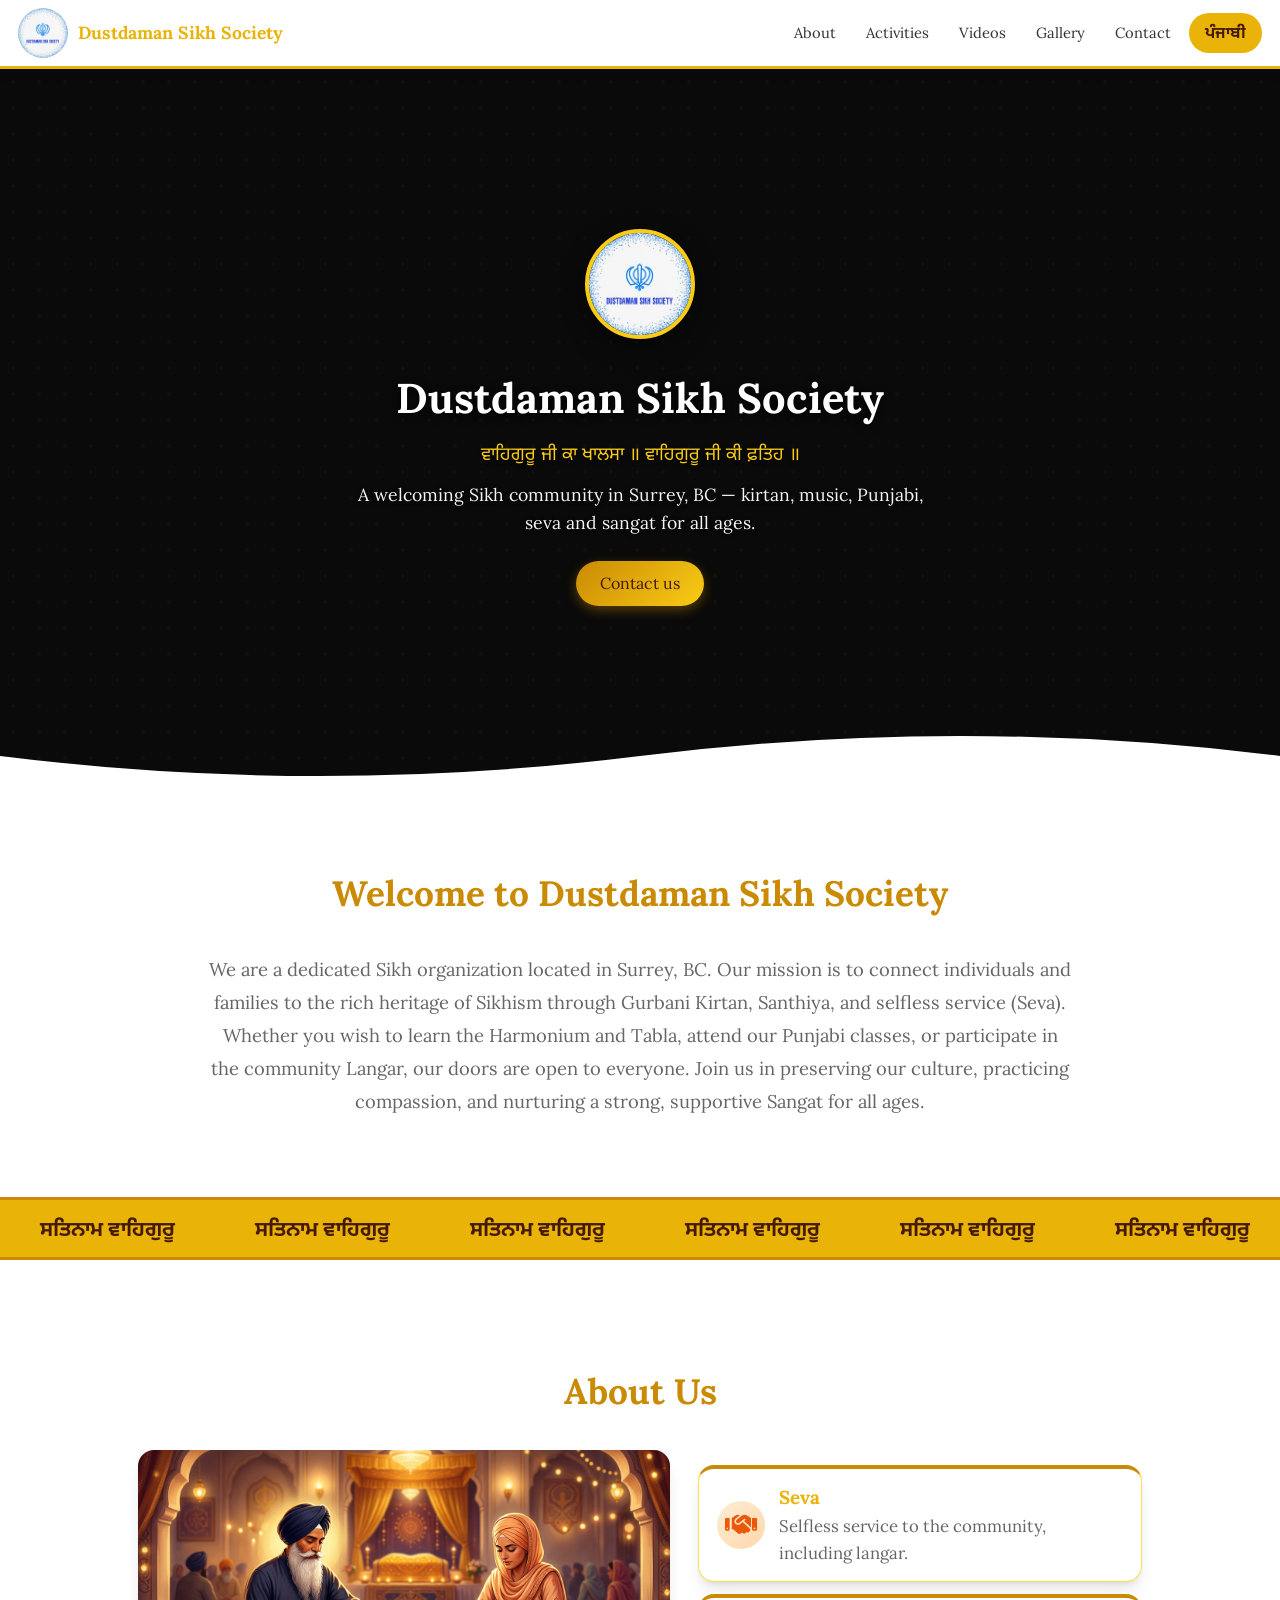
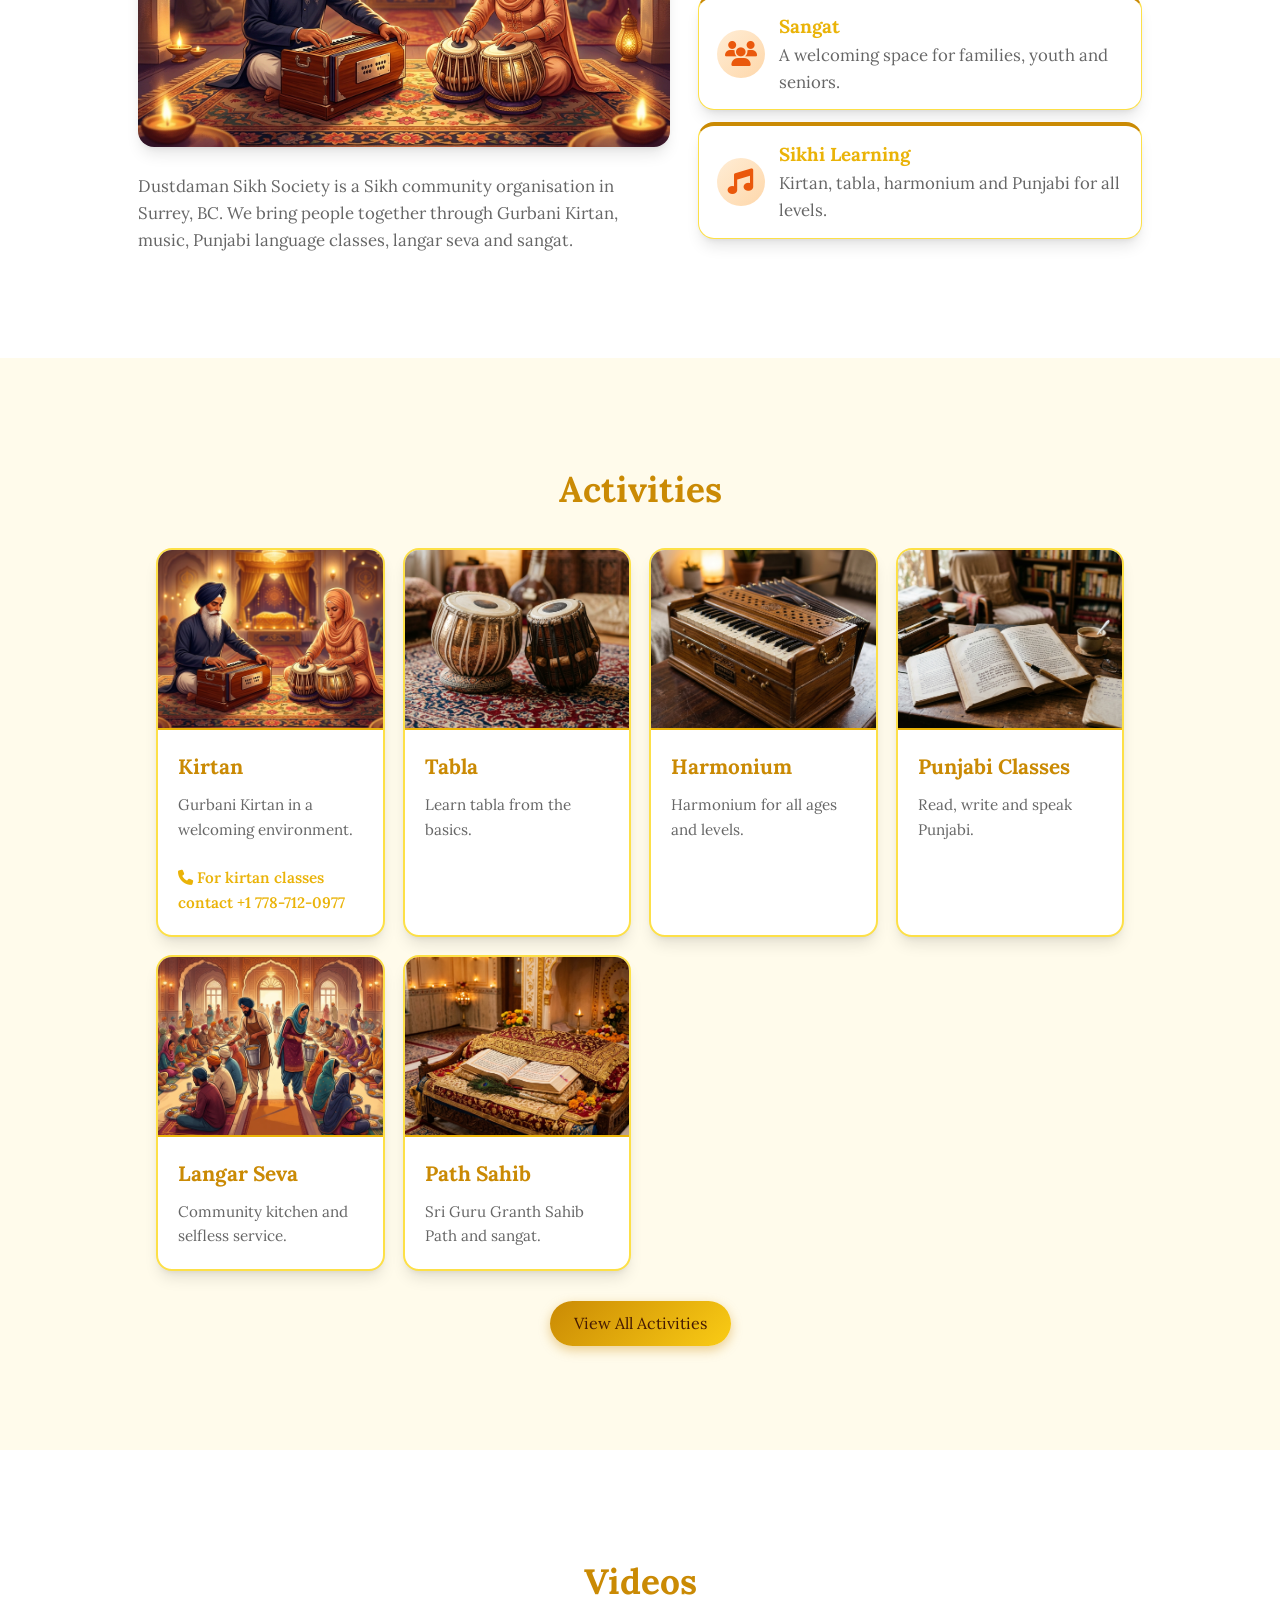
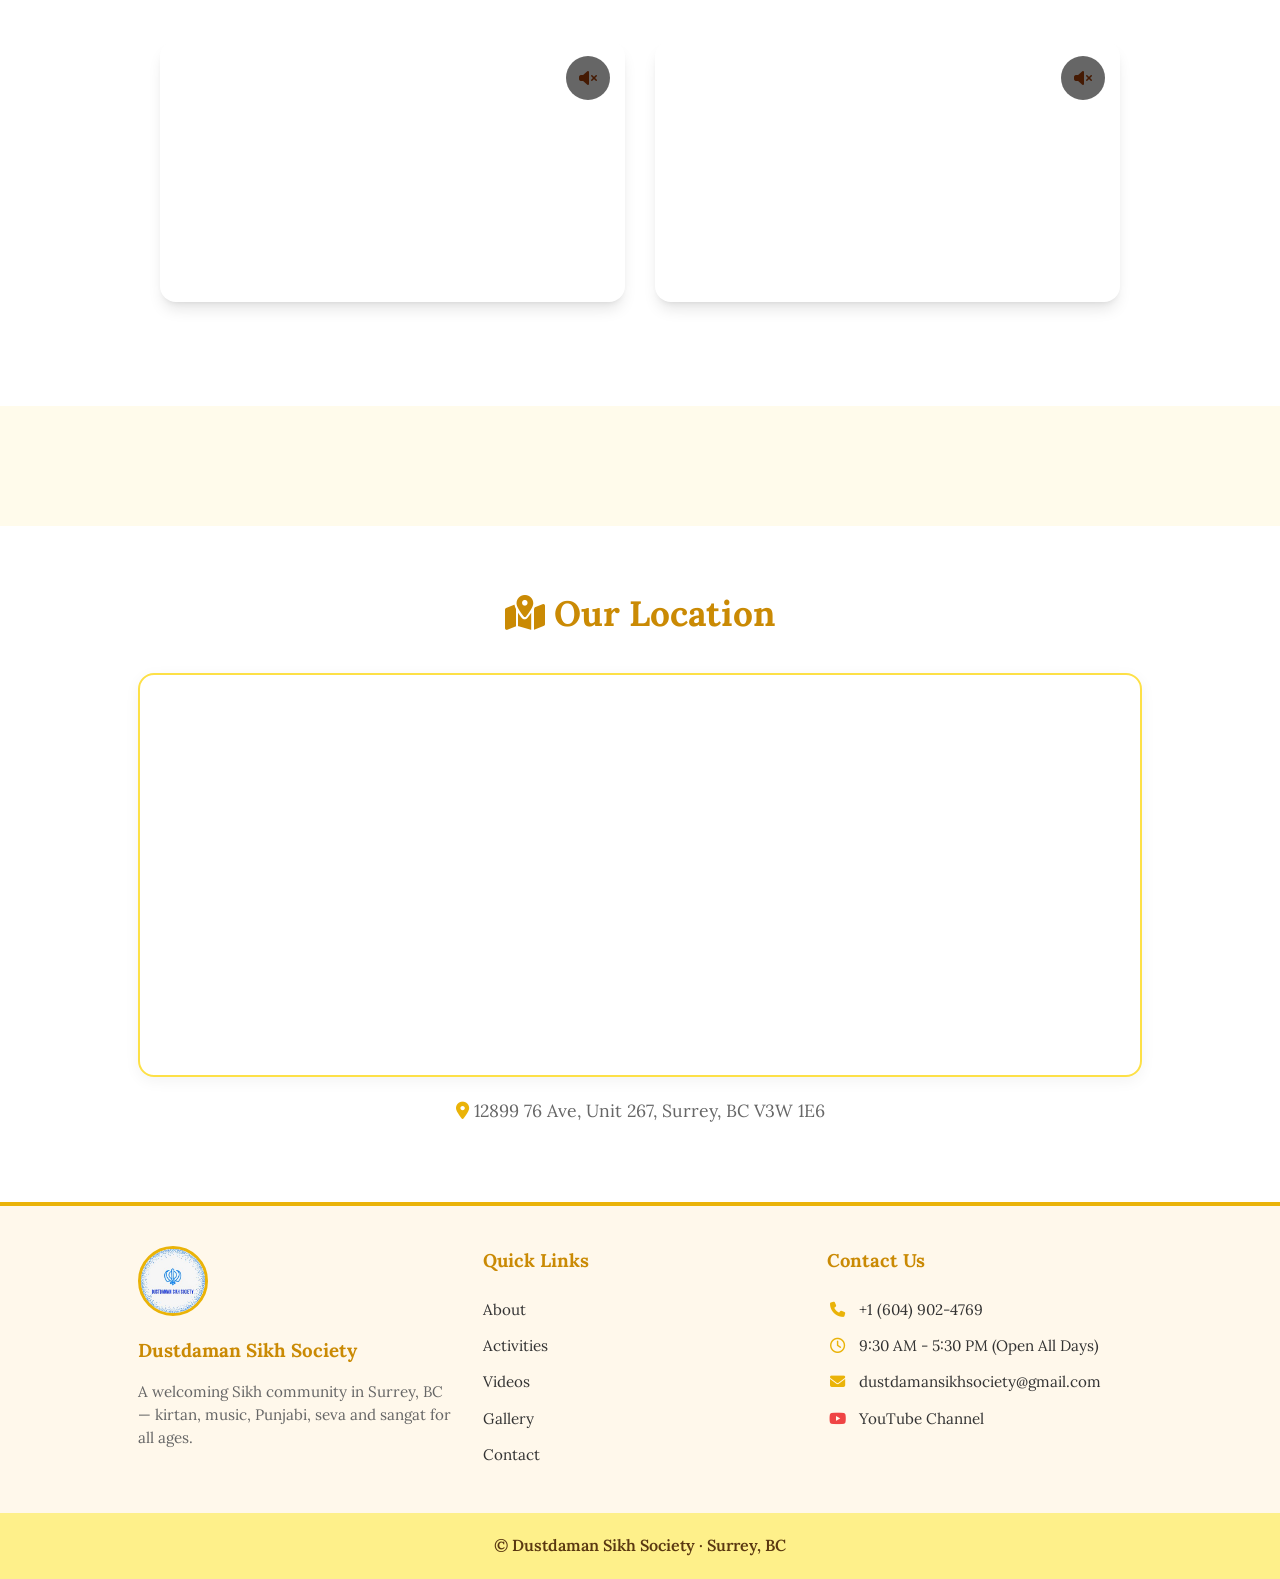
<file: index.html>
<!DOCTYPE html>
<html lang="en"><head><meta charset="utf-8">
<meta name="viewport" content="width=device-width, initial-scale=1, viewport-fit=cover">
<link rel="preconnect" href="https://fonts.googleapis.com"><link href="https://fonts.googleapis.com/css2?family=Noto+Sans+Gurmukhi:wght@400;600;700&family=Lora:ital,wght@0,400;0,500;0,600;0,700;1,400&display=swap" rel="stylesheet"><meta name="description" content="Dustdaman Sikh Society, Surrey BC: kirtan, tabla, harmonium, Punjabi classes and langar seva.">
<meta property="og:title" content="Dustdaman Sikh Society"><meta property="og:description" content="Kirtan, tabla, harmonium, Punjabi classes and langar seva in Surrey, BC.">
<script type="application/ld+json">{"@context":"https://schema.org","@type":"Organization","name":"Dustdaman Sikh Society","telephone":"+16049024769","email":"dustdamansikhsociety@gmail.com","address":{"@type":"PostalAddress","streetAddress":"12899 76 Ave, Unit 267","addressLocality":"Surrey","addressRegion":"BC","postalCode":"V3W 1E6","addressCountry":"CA"}}</script>
<title>Dustdaman Sikh Society</title>
<link rel="stylesheet" href="assets/css/style.css"><link rel="stylesheet" href="https://cdnjs.cloudflare.com/ajax/libs/font-awesome/6.4.0/css/all.min.css">
</head><body>
<header>
<img src="assets/img/logo.jpg" alt="logo">
<b data-i="name"></b>
  <button class="menu-btn" onclick="document.querySelector('nav').classList.toggle('active')"><i class="fa-solid fa-bars"></i></button>
<nav><a href="index.html" data-i="n0"></a><a href="activities.html" data-i="n1"></a><a href="videos.html" data-i="n2"></a><a href="gallery.html" data-i="n3"></a><a href="contact.html" data-i="n4"></a>
<button class="alt" id="lang">ਪੰਜਾਬੀ</button></nav>
</header>

<div class="hero" style="position:relative; overflow:hidden; min-height:520px; display:flex; flex-direction:column; align-items:center; justify-content:center;">
  <!-- Video Carousel Background -->
  <!-- Native Video Background -->
  <video autoplay loop muted playsinline style="position:absolute; inset:0; width:100%; height:100%; object-fit:cover; z-index:0; pointer-events:none;">
    <source src="assets/KKDD.mp4" type="video/mp4">
  </video>
  <!-- Dark overlay for cinematic look -->
  <div style="position:absolute; inset:0; background:rgba(0,0,0,0.6); z-index: 1;"></div>
  <!-- Content on top -->
  <div class="hero-content" style="position:relative; z-index:1; text-align:center; padding: 80px 16px 60px; width:100%;">
    <img src="assets/img/logo.jpg" alt="" style="width:110px; height:110px; border-radius:50%; border:4px solid #facc15; box-shadow:0 8px 24px rgba(0,0,0,0.5); margin-bottom:18px;">
    <h1 data-i="name" style="font-size:2.6rem; margin:0 0 8px; color:#ffffff; text-shadow:0 2px 8px rgba(0,0,0,0.8);"></h1>
    <div class="wj" style="margin-bottom:12px; color:#facc15; font-size:1.15rem; text-shadow:0 2px 4px rgba(0,0,0,0.8);">ਵਾਹਿਗੁਰੂ ਜੀ ਕਾ ਖਾਲਸਾ ॥ ਵਾਹਿਗੁਰੂ ਜੀ ਕੀ ਫ਼ਤਿਹ ॥</div>
    <p data-i="tag" style="max-width:600px; margin:0 auto 24px; color:#f3f4f6; font-size:1.1rem; text-shadow:0 1px 4px rgba(0,0,0,0.8);"></p>
    <a class="btn" href="contact.html" data-i="cta"></a>
    </div>
  <svg style="position:absolute; bottom:0; left:0; right:0; z-index:1;" viewBox="0 0 1440 60" preserveAspectRatio="none"><path d="M0 30 Q360 70 720 30 T1440 30 V60 H0Z" fill="var(--bg)"/></svg>
</div>



<div class="section-white" style="padding: 80px 0 60px;">
  <section class="rv" style="text-align:center; max-width: 900px; margin: 0 auto; padding: 0 18px;">
      <h2 data-i="welcomeT"></h2>
      <p style="font-size: 1.15rem; color: var(--mu); line-height: 1.8;" data-i="welcomeP"></p>
  </section>
</div>


<div class="marquee-wrapper">
  <div class="marquee-content">
    <span>ਸਤਿਨਾਮ ਵਾਹਿਗੁਰੂ</span><span>ਸਤਿਨਾਮ ਵਾਹਿਗੁਰੂ</span><span>ਸਤਿਨਾਮ ਵਾਹਿਗੁਰੂ</span><span>ਸਤਿਨਾਮ ਵਾਹਿਗੁਰੂ</span><span>ਸਤਿਨਾਮ ਵਾਹਿਗੁਰੂ</span>
    <span>ਸਤਿਨਾਮ ਵਾਹਿਗੁਰੂ</span><span>ਸਤਿਨਾਮ ਵਾਹਿਗੁਰੂ</span><span>ਸਤਿਨਾਮ ਵਾਹਿਗੁਰੂ</span><span>ਸਤਿਨਾਮ ਵਾਹਿਗੁਰੂ</span><span>ਸਤਿਨਾਮ ਵਾਹਿਗੁਰੂ</span>
    <!-- Duplicated for seamless loop -->
    <span>ਸਤਿਨਾਮ ਵਾਹਿਗੁਰੂ</span><span>ਸਤਿਨਾਮ ਵਾਹਿਗੁਰੂ</span><span>ਸਤਿਨਾਮ ਵਾਹਿਗੁਰੂ</span><span>ਸਤਿਨਾਮ ਵਾਹਿਗੁਰੂ</span><span>ਸਤਿਨਾਮ ਵਾਹਿਗੁਰੂ</span>
    <span>ਸਤਿਨਾਮ ਵਾਹਿਗੁਰੂ</span><span>ਸਤਿਨਾਮ ਵਾਹਿਗੁਰੂ</span><span>ਸਤਿਨਾਮ ਵਾਹਿਗੁਰੂ</span><span>ਸਤਿਨਾਮ ਵਾਹਿਗੁਰੂ</span><span>ਸਤਿਨਾਮ ਵਾਹਿਗੁਰੂ</span>
  </div>
</div>

<div class="section-white" style="padding: 60px 0;">
<section id="about" class="rv"><h2 data-i="aboutT"></h2><div class="about"><div><img src="assets/img/kirtan.jpg" style="width:100%; border-radius:16px; margin-bottom:18px; box-shadow:var(--sh);"><p data-i="aboutP"></p></div><div class="vals">
<div class="card"><div class="ic"><i class="fa-solid fa-handshake"></i></div><div><h3 data-i="s1"></h3><p data-i="s1d"></p></div></div>
<div class="card"><div class="ic"><i class="fa-solid fa-users"></i></div><div><h3 data-i="s2"></h3><p data-i="s2d"></p></div></div>
<div class="card"><div class="ic"><i class="fa-solid fa-music"></i></div><div><h3 data-i="s3"></h3><p data-i="s3d"></p></div></div></div></div></section>

</div>

<div class="section-yellow" style="padding: 60px 0;">
<section id="act-preview" class="rv" >
    <div style="max-width: 1040px; margin: auto; padding: 0 18px;">
        <h2 data-i="n1" style="text-align:center; color: var(--ac); font-size:2.2rem; margin-bottom: 30px;"></h2>
        <div class="grid" id="acts"></div>
        <div style="text-align:center; margin-top:30px;">
            <a class="btn" href="activities.html">View All Activities</a>
        </div>
    </div>
</section>

</div>

<div class="section-white" style="padding: 60px 0;">
<section id="videos" class="rv" style="text-align:center;">
    <h2 data-i="n2"></h2>
    
    <div style="display:grid; grid-template-columns: repeat(auto-fit, minmax(300px, 1fr)); gap:30px; max-width:960px; margin:auto;">
        
        <!-- Video 1 -->
        <div class="vid-container" style="position:relative; aspect-ratio:16/9; border-radius:16px; overflow:hidden; box-shadow:var(--sh);">
            <div id="player1" style="pointer-events:none; position:absolute; top:0; left:0; width:100%; height:100%;"></div>
            <div style="position:absolute; inset:0; cursor:pointer;" onclick="handleOverlayClick(1, 'xDVx1Yb7sCQ')"></div>
            <button id="mute1" onclick="toggleMute(1)" style="position:absolute; top:15px; right:15px; z-index:1; background:rgba(0,0,0,0.6); color:white; border:none; border-radius:50%; width:44px; height:44px; padding:0; display:flex; align-items:center; justify-content:center; cursor:pointer; transition:0.2s;"><i class="fa-solid fa-volume-xmark"></i></button>
        </div>

        <!-- Video 2 -->
        <div class="vid-container" style="position:relative; aspect-ratio:16/9; border-radius:16px; overflow:hidden; box-shadow:var(--sh);">
            <div id="player2" style="pointer-events:none; position:absolute; top:0; left:0; width:100%; height:100%;"></div>
            <div style="position:absolute; inset:0; cursor:pointer;" onclick="handleOverlayClick(2, 'GYaoqV-mCA4')"></div>
            <button id="mute2" onclick="toggleMute(2)" style="position:absolute; top:15px; right:15px; z-index:1; background:rgba(0,0,0,0.6); color:white; border:none; border-radius:50%; width:44px; height:44px; padding:0; display:flex; align-items:center; justify-content:center; cursor:pointer; transition:0.2s;"><i class="fa-solid fa-volume-xmark"></i></button>
        </div>
        
    </div>
</section>




<!-- ELFSIGHT REVIEWS -->
</div>

<div class="section-yellow" style="padding: 60px 0;">
<section id="reviews" class="rv" style=" padding: 0 18px;">
    
    <!-- Elfsight Google Reviews -->
    <script src="https://elfsightcdn.com/platform.js" async></script>
    <div class="elfsight-app-ed19ba72-a9b2-4929-8f5c-10d361804603" data-elfsight-app-lazy></div>
</section>

<!-- GOOGLE MAPS LOCATION -->
</div>

<div class="section-white" style="padding: 60px 0;">
<section id="location" class="rv" style=" padding: 0 18px;">
    <h2><i class="fa-solid fa-map-location-dot"></i> Our Location</h2>
    <div style="width:100%; border-radius:16px; overflow:hidden; box-shadow:0 4px 15px rgba(0,0,0,0.05); border: 2px solid var(--bd);">
        <iframe src="https://www.google.com/maps?q=Dustdaman+Sikh+Society,+12899+76+Ave,+Unit+267,+Surrey,+BC+V3W+1E6&output=embed" width="100%" height="400" style="border:0; display:block;" allowfullscreen="" loading="lazy" referrerpolicy="no-referrer-when-downgrade"></iframe>
    </div>
    <div style="text-align:center; margin-top:20px;">
        <p style="color:var(--mu); font-size:1.1rem;"><i class="fa-solid fa-location-dot" style="color:var(--pr);"></i> 12899 76 Ave, Unit 267, Surrey, BC V3W 1E6</p>
    </div>
</section>
</div>

<footer>
<div class="f-grid">
  <div class="f-brand">
    <img src="assets/img/logo.jpg" alt="logo">
    <h3 data-i="name"></h3>
    <p data-i="tag" class="f-tag"></p>
  </div>
  <div class="f-links">
    <h3>Quick Links</h3>
    <a href="index.html" data-i="n0"></a>
    <a href="activities.html" data-i="n1"></a>
    <a href="videos.html" data-i="n2"></a>
    <a href="gallery.html" data-i="n3"></a>
    <a href="contact.html" data-i="n4"></a>
  </div>
  <div class="f-contact">
    <h3>Contact Us</h3>
    <a href="tel:+16049024769"><i class="fa-solid fa-phone"></i> +1 (604) 902-4769</a>
    <span style="display:block; padding: 6px 0; font-size: 0.95rem; color: var(--tx);"><i class="fa-regular fa-clock" style="color:var(--pr); width:20px; text-align:center; margin-right:8px;"></i> 9:30 AM - 5:30 PM (Open All Days)</span>
    <a href="mailto:dustdamansikhsociety@gmail.com"><i class="fa-solid fa-envelope"></i> dustdamansikhsociety@gmail.com</a>
    <a href="https://youtube.com/@dustdamansikhsociety2023?si=8NLfI50wWl8-PMSh" target="_blank" rel="noopener"><i class="fa-brands fa-youtube" style="color:#ef4444;"></i> YouTube Channel</a>
  </div>
</div>
<div class="f-bottom">&copy; Dustdaman Sikh Society &middot; Surrey, BC</div>
</footer>

<script src="assets/js/script.js"></script>
<script>
  // --- YOUTUBE API INIT ---
  var tag = document.createElement('script');
  tag.src = "https://www.youtube.com/iframe_api";
  var firstScriptTag = document.getElementsByTagName('script')[0];
  firstScriptTag.parentNode.insertBefore(tag, firstScriptTag);
  
  var p1, p2;
function onYouTubeIframeAPIReady() {
    // Init Video Grid Players
    var player1El = document.getElementById('player1');
    if (player1El) {
        p1 = new YT.Player('player1', {
            videoId: 'xDVx1Yb7sCQ',
            playerVars: { 'autoplay': 1, 'controls': 0, 'mute': 1, 'loop': 1, 'playlist': 'xDVx1Yb7sCQ', 'rel': 0, 'modestbranding': 1 },
            events: { 'onReady': function(e){e.target.playVideo()} }
        });
    }

    var player2El = document.getElementById('player2');
    if (player2El) {
        p2 = new YT.Player('player2', {
            videoId: 'GYaoqV-mCA4',
            playerVars: { 'autoplay': 1, 'controls': 0, 'mute': 1, 'loop': 1, 'playlist': 'GYaoqV-mCA4', 'rel': 0, 'modestbranding': 1 },
            events: { 'onReady': function(e){e.target.playVideo()} }
        });
    }
}

// --- GRID VIDEO CONTROLS ---
function toggleMute(n) {
    var p = n === 1 ? p1 : p2;
    var btn = document.getElementById('mute'+n);
    if (p.isMuted()) {
        p.unMute();
        btn.innerHTML = '<i class="fa-solid fa-volume-high"></i>';
        btn.style.background = 'var(--ac)';
    } else {
        p.mute();
        btn.innerHTML = '<i class="fa-solid fa-volume-xmark"></i>';
        btn.style.background = 'rgba(0,0,0,0.6)';
    }
}

var clickTimers = {1:null, 2:null};
function handleOverlayClick(n, ytId) {
    if (clickTimers[n]) {
        clearTimeout(clickTimers[n]);
        clickTimers[n] = null;
        window.open('https://youtube.com/watch?v=' + ytId, '_blank');
        return;
    }
    clickTimers[n] = setTimeout(function() {
        var p = n === 1 ? p1 : p2;
        if (p.getPlayerState() === YT.PlayerState.PLAYING) p.pauseVideo();
        else p.playVideo();
        clickTimers[n] = null;
    }, 250);
}
</script>

</body></html>
</file>
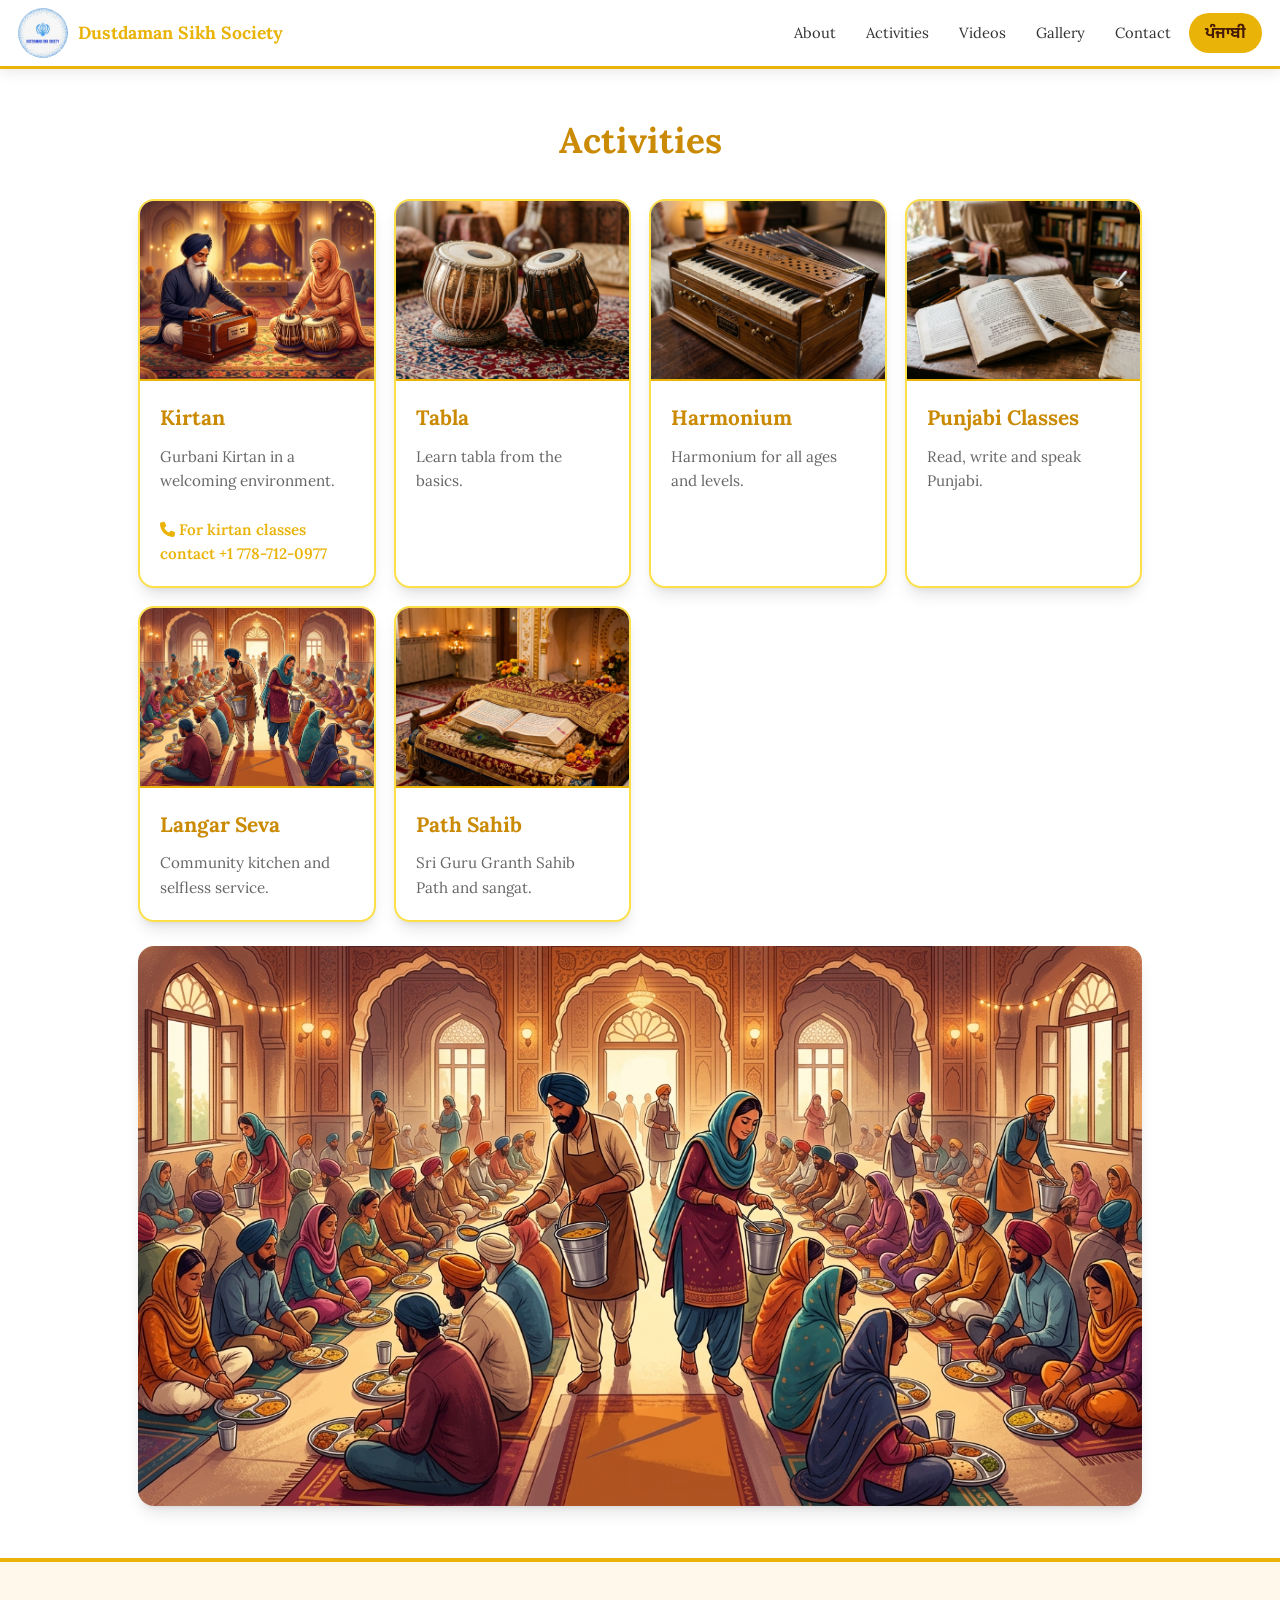
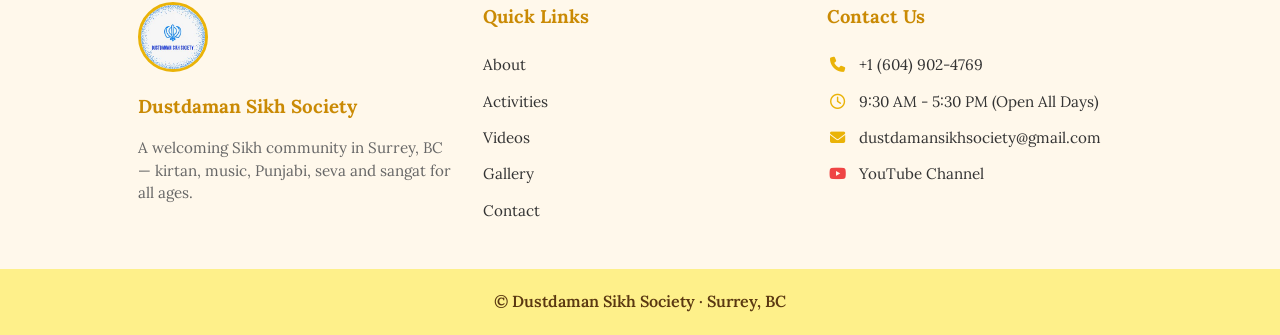
<file: activities.html>
<!DOCTYPE html>
<html lang="en"><head><meta charset="utf-8">
<meta name="viewport" content="width=device-width, initial-scale=1, viewport-fit=cover">
<link rel="preconnect" href="https://fonts.googleapis.com"><link href="https://fonts.googleapis.com/css2?family=Noto+Sans+Gurmukhi:wght@400;600;700&family=Lora:ital,wght@0,400;0,500;0,600;0,700;1,400&display=swap" rel="stylesheet"><meta name="description" content="Dustdaman Sikh Society, Surrey BC: kirtan, tabla, harmonium, Punjabi classes and langar seva.">
<meta property="og:title" content="Dustdaman Sikh Society"><meta property="og:description" content="Kirtan, tabla, harmonium, Punjabi classes and langar seva in Surrey, BC.">
<script type="application/ld+json">{"@context":"https://schema.org","@type":"Organization","name":"Dustdaman Sikh Society","telephone":"+16049024769","email":"dustdamansikhsociety@gmail.com","address":{"@type":"PostalAddress","streetAddress":"12899 76 Ave, Unit 267","addressLocality":"Surrey","addressRegion":"BC","postalCode":"V3W 1E6","addressCountry":"CA"}}</script>
<title>Dustdaman Sikh Society</title>
<link rel="stylesheet" href="assets/css/style.css"><link rel="stylesheet" href="https://cdnjs.cloudflare.com/ajax/libs/font-awesome/6.4.0/css/all.min.css">
</head><body>
<header>
<img src="assets/img/logo.jpg" alt="logo">
<b data-i="name"></b>
  <button class="menu-btn" onclick="document.querySelector('nav').classList.toggle('active')"><i class="fa-solid fa-bars"></i></button>
<nav><a href="index.html" data-i="n0"></a><a href="activities.html" data-i="n1"></a><a href="videos.html" data-i="n2"></a><a href="gallery.html" data-i="n3"></a><a href="contact.html" data-i="n4"></a>
<button class="alt" id="lang">ਪੰਜਾਬੀ</button></nav>
</header>












<section id="act" class="rv"><h2 data-i="n1"></h2><div class="grid" id="acts" style="margin-bottom:24px;"></div>
<img src="assets/img/langar.jpg" style="width:100%; border-radius:16px; box-shadow:var(--sh);"></section>
<footer>
<div class="f-grid">
  <div class="f-brand">
    <img src="assets/img/logo.jpg" alt="logo">
    <h3 data-i="name"></h3>
    <p data-i="tag" class="f-tag"></p>
  </div>
  <div class="f-links">
    <h3>Quick Links</h3>
    <a href="index.html" data-i="n0"></a>
    <a href="activities.html" data-i="n1"></a>
    <a href="videos.html" data-i="n2"></a>
    <a href="gallery.html" data-i="n3"></a>
    <a href="contact.html" data-i="n4"></a>
  </div>
  <div class="f-contact">
    <h3>Contact Us</h3>
    <a href="tel:+16049024769"><i class="fa-solid fa-phone"></i> +1 (604) 902-4769</a>
    <span style="display:block; padding: 6px 0; font-size: 0.95rem; color: var(--tx);"><i class="fa-regular fa-clock" style="color:var(--pr); width:20px; text-align:center; margin-right:8px;"></i> 9:30 AM - 5:30 PM (Open All Days)</span>
    <a href="mailto:dustdamansikhsociety@gmail.com"><i class="fa-solid fa-envelope"></i> dustdamansikhsociety@gmail.com</a>
    <a href="https://youtube.com/@dustdamansikhsociety2023?si=8NLfI50wWl8-PMSh" target="_blank" rel="noopener"><i class="fa-brands fa-youtube" style="color:#ef4444;"></i> YouTube Channel</a>
  </div>
</div>
<div class="f-bottom">&copy; Dustdaman Sikh Society &middot; Surrey, BC</div>
</footer>

<script src="assets/js/script.js"></script></body></html>
</file>
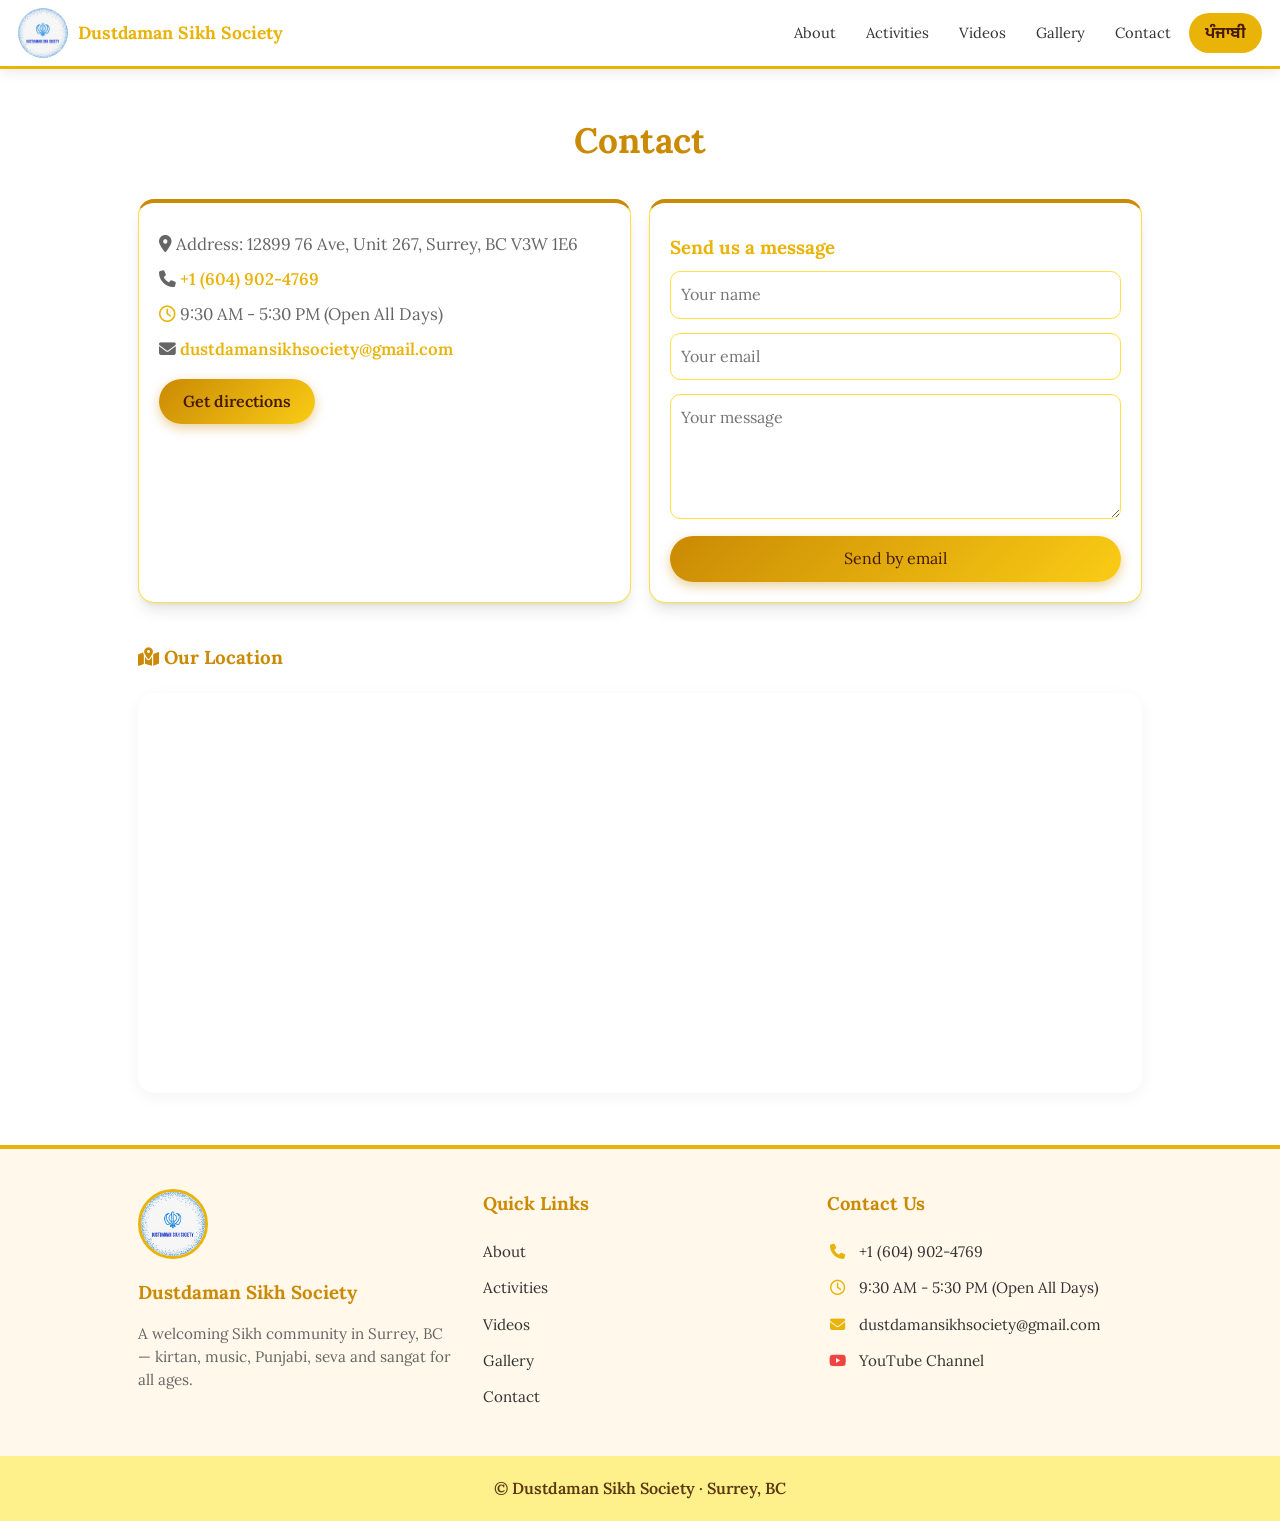
<file: contact.html>
<!DOCTYPE html>
<html lang="en"><head><meta charset="utf-8">
<meta name="viewport" content="width=device-width, initial-scale=1, viewport-fit=cover">
<link rel="preconnect" href="https://fonts.googleapis.com"><link href="https://fonts.googleapis.com/css2?family=Noto+Sans+Gurmukhi:wght@400;600;700&family=Lora:ital,wght@0,400;0,500;0,600;0,700;1,400&display=swap" rel="stylesheet"><meta name="description" content="Dustdaman Sikh Society, Surrey BC: kirtan, tabla, harmonium, Punjabi classes and langar seva.">
<meta property="og:title" content="Dustdaman Sikh Society"><meta property="og:description" content="Kirtan, tabla, harmonium, Punjabi classes and langar seva in Surrey, BC.">
<script type="application/ld+json">{"@context":"https://schema.org","@type":"Organization","name":"Dustdaman Sikh Society","telephone":"+16049024769","email":"dustdamansikhsociety@gmail.com","address":{"@type":"PostalAddress","streetAddress":"12899 76 Ave, Unit 267","addressLocality":"Surrey","addressRegion":"BC","postalCode":"V3W 1E6","addressCountry":"CA"}}</script>
<title>Dustdaman Sikh Society</title>
<link rel="stylesheet" href="assets/css/style.css"><link rel="stylesheet" href="https://cdnjs.cloudflare.com/ajax/libs/font-awesome/6.4.0/css/all.min.css">
</head><body>
<header>
<img src="assets/img/logo.jpg" alt="logo">
<b data-i="name"></b>
  <button class="menu-btn" onclick="document.querySelector('nav').classList.toggle('active')"><i class="fa-solid fa-bars"></i></button>
<nav><a href="index.html" data-i="n0"></a><a href="activities.html" data-i="n1"></a><a href="videos.html" data-i="n2"></a><a href="gallery.html" data-i="n3"></a><a href="contact.html" data-i="n4"></a>
<button class="alt" id="lang">ਪੰਜਾਬੀ</button></nav>
</header>












<section id="con" class="rv"><h2 data-i="n4"></h2><div class="cgrid"><div class="card ct">
<p><i class="fa-solid fa-location-dot"></i> <span data-i="addr"></span>: 12899 76 Ave, Unit 267, Surrey, BC V3W 1E6</p>
<p><i class="fa-solid fa-phone"></i> <a href="tel:+16049024769">+1 (604) 902-4769</a></p>
<p><i class="fa-regular fa-clock" style="color:var(--pr);"></i> 9:30 AM - 5:30 PM (Open All Days)</p>
<p><i class="fa-solid fa-envelope"></i> <a href="mailto:dustdamansikhsociety@gmail.com">dustdamansikhsociety@gmail.com</a></p>

<a class="btn" target="_blank" rel="noopener" href="https://www.google.com/maps/search/?api=1&query=12899+76+Ave,+Unit+267,+Surrey,+BC+V3W+1E6" data-i="dir"></a></div>
<div class="card"><h3 data-i="fT"></h3><form id="cf" action="https://formspree.io/f/mgaowdla" method="POST">
  <input type="text" id="cn" name="name" required data-ph="fN" placeholder="Your name">
  <input type="email" id="ce" name="email" required placeholder="Your email">
  <textarea id="cm" name="message" rows="4" required data-ph="fM" placeholder="Your message"></textarea>
  <button type="submit" id="cs" data-i="fS">Send by email</button>
</form></div></div>
<div style="margin-top: 40px;">
  <h3 style="color: var(--ac); margin-bottom: 20px;"><i class="fa-solid fa-map-location-dot"></i> Our Location</h3>
  <iframe src="https://www.google.com/maps?q=Dustdaman+Sikh+Society,+12899+76+Ave,+Unit+267,+Surrey,+BC+V3W+1E6&output=embed" width="100%" height="400" style="border:0; border-radius: 16px; box-shadow: 0 4px 15px rgba(0,0,0,0.05);" allowfullscreen="" loading="lazy" referrerpolicy="no-referrer-when-downgrade"></iframe>
</div>
</section>
<footer>
<div class="f-grid">
  <div class="f-brand">
    <img src="assets/img/logo.jpg" alt="logo">
    <h3 data-i="name"></h3>
    <p data-i="tag" class="f-tag"></p>
  </div>
  <div class="f-links">
    <h3>Quick Links</h3>
    <a href="index.html" data-i="n0"></a>
    <a href="activities.html" data-i="n1"></a>
    <a href="videos.html" data-i="n2"></a>
    <a href="gallery.html" data-i="n3"></a>
    <a href="contact.html" data-i="n4"></a>
  </div>
  <div class="f-contact">
    <h3>Contact Us</h3>
    <a href="tel:+16049024769"><i class="fa-solid fa-phone"></i> +1 (604) 902-4769</a>
    <span style="display:block; padding: 6px 0; font-size: 0.95rem; color: var(--tx);"><i class="fa-regular fa-clock" style="color:var(--pr); width:20px; text-align:center; margin-right:8px;"></i> 9:30 AM - 5:30 PM (Open All Days)</span>
    <a href="mailto:dustdamansikhsociety@gmail.com"><i class="fa-solid fa-envelope"></i> dustdamansikhsociety@gmail.com</a>
    <a href="https://youtube.com/@dustdamansikhsociety2023?si=8NLfI50wWl8-PMSh" target="_blank" rel="noopener"><i class="fa-brands fa-youtube" style="color:#ef4444;"></i> YouTube Channel</a>
  </div>
</div>
<div class="f-bottom">&copy; Dustdaman Sikh Society &middot; Surrey, BC</div>
</footer>

<script src="assets/js/script.js"></script></body></html>
</file>
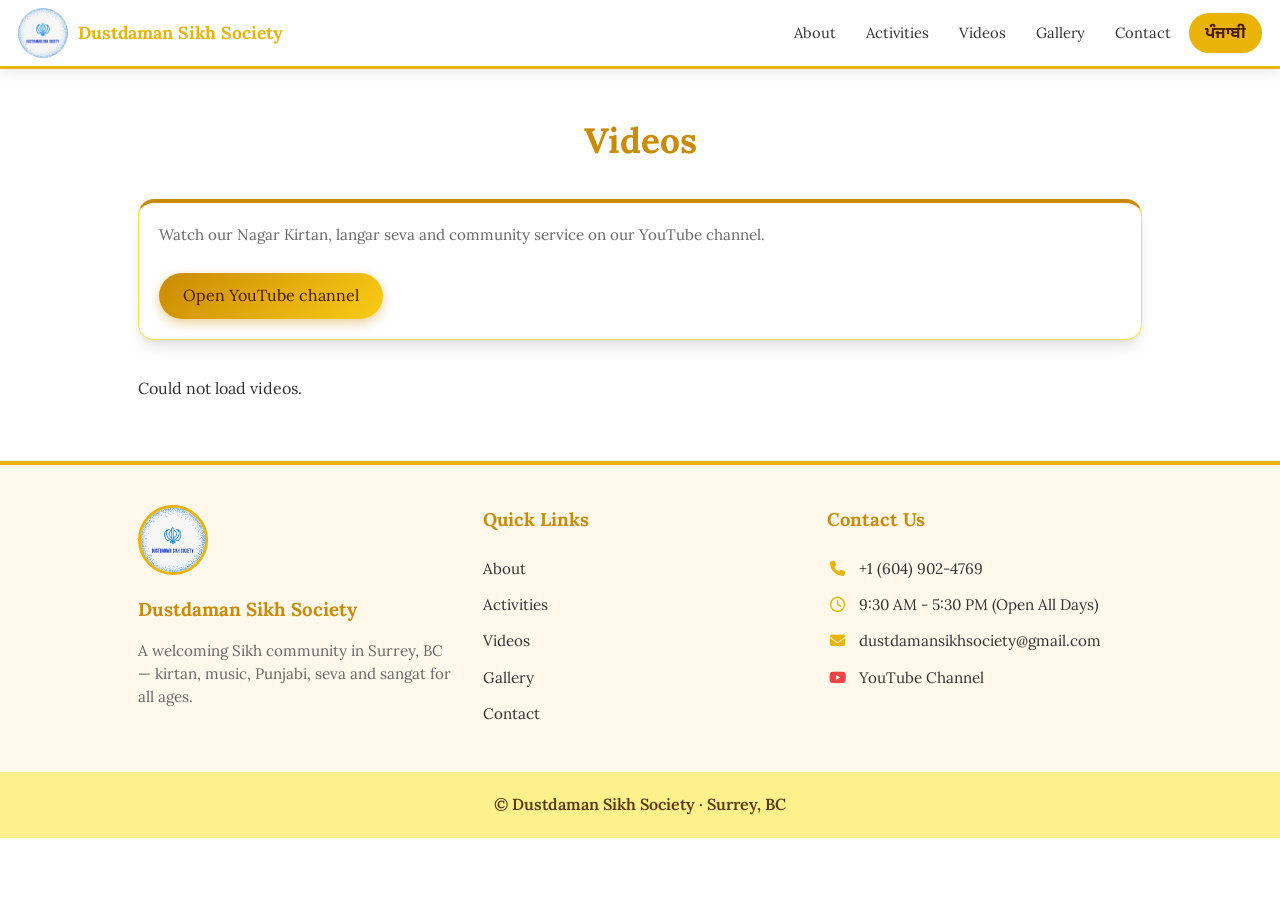
<file: videos.html>
<!DOCTYPE html>
<html lang="en"><head><meta charset="utf-8">
<meta name="viewport" content="width=device-width, initial-scale=1, viewport-fit=cover">
<link rel="preconnect" href="https://fonts.googleapis.com"><link href="https://fonts.googleapis.com/css2?family=Noto+Sans+Gurmukhi:wght@400;600;700&family=Lora:ital,wght@0,400;0,500;0,600;0,700;1,400&display=swap" rel="stylesheet"><meta name="description" content="Dustdaman Sikh Society, Surrey BC: kirtan, tabla, harmonium, Punjabi classes and langar seva.">
<meta property="og:title" content="Dustdaman Sikh Society"><meta property="og:description" content="Kirtan, tabla, harmonium, Punjabi classes and langar seva in Surrey, BC.">
<script type="application/ld+json">{"@context":"https://schema.org","@type":"Organization","name":"Dustdaman Sikh Society","telephone":"+16049024769","email":"dustdamansikhsociety@gmail.com","address":{"@type":"PostalAddress","streetAddress":"12899 76 Ave, Unit 267","addressLocality":"Surrey","addressRegion":"BC","postalCode":"V3W 1E6","addressCountry":"CA"}}</script>
<title>Dustdaman Sikh Society</title>
<link rel="stylesheet" href="assets/css/style.css"><link rel="stylesheet" href="https://cdnjs.cloudflare.com/ajax/libs/font-awesome/6.4.0/css/all.min.css">
</head><body>
<header>
<img src="assets/img/logo.jpg" alt="logo">
<b data-i="name"></b>
  <button class="menu-btn" onclick="document.querySelector('nav').classList.toggle('active')"><i class="fa-solid fa-bars"></i></button>
<nav><a href="index.html" data-i="n0"></a><a href="activities.html" data-i="n1"></a><a href="videos.html" data-i="n2"></a><a href="gallery.html" data-i="n3"></a><a href="contact.html" data-i="n4"></a>
<button class="alt" id="lang">ਪੰਜਾਬੀ</button></nav>
</header>












<section id="vid" class="rv"><h2 data-i="n2"></h2>
<div class="card"><p data-i="vtxt"></p><br>
<a class="btn" target="_blank" rel="noopener" href="https://youtube.com/@dustdamansikhsociety2023?si=8NLfI50wWl8-PMSh" data-i="yt"></a></div>
<div id="auto-vids" class="grid" style="margin-top:20px; gap: 20px;">
    <p style="text-align:center; width:100%; color:var(--mu);">Loading latest videos...</p>
</div></section>

<script>
document.addEventListener("DOMContentLoaded", function() {
    var vidsDiv = document.getElementById('auto-vids');
    var rssUrl = 'https://api.rss2json.com/v1/api.json?rss_url=https%3A%2F%2Fwww.youtube.com%2Ffeeds%2Fvideos.xml%3Fchannel_id%3DUCNHii7bFXmqD2xL0Sbci-mw';
    
    var cached = sessionStorage.getItem('yt_vids_clean');
    if (cached) {
        renderVids(JSON.parse(cached));
    } else {
        fetch(rssUrl)
        .then(function(res){ return res.json(); })
        .then(function(data){
            if(data && data.items) {
                // Filter out Shorts so we only show horizontal videos
                var longVids = data.items.filter(function(v) { return !v.link.includes('/shorts/'); });
                sessionStorage.setItem('yt_vids_clean', JSON.stringify(longVids));
                renderVids(longVids);
            }
        })
        .catch(function(e){ vidsDiv.innerHTML = '<p>Could not load videos.</p>'; });
    }
    
    function renderVids(items) {
        var out = '';
        items.forEach(function(v) {
            var vidId = v.guid.split(':')[2]; // Robust parsing!
            out += '<div class="vid-container" style="position:relative; aspect-ratio:16/9; border-radius:16px; overflow:hidden; box-shadow:var(--sh);">' +
                   '<iframe src="https://www.youtube.com/embed/' + vidId + '?rel=0&modestbranding=1" style="position:absolute;top:0;left:0;width:100%;height:100%;border:none;" allowfullscreen></iframe>' +
                   '</div>';
        });
        vidsDiv.innerHTML = out;
    }
});
</script>
<footer>
<div class="f-grid">
  <div class="f-brand">
    <img src="assets/img/logo.jpg" alt="logo">
    <h3 data-i="name"></h3>
    <p data-i="tag" class="f-tag"></p>
  </div>
  <div class="f-links">
    <h3>Quick Links</h3>
    <a href="index.html" data-i="n0"></a>
    <a href="activities.html" data-i="n1"></a>
    <a href="videos.html" data-i="n2"></a>
    <a href="gallery.html" data-i="n3"></a>
    <a href="contact.html" data-i="n4"></a>
  </div>
  <div class="f-contact">
    <h3>Contact Us</h3>
    <a href="tel:+16049024769"><i class="fa-solid fa-phone"></i> +1 (604) 902-4769</a>
    <span style="display:block; padding: 6px 0; font-size: 0.95rem; color: var(--tx);"><i class="fa-regular fa-clock" style="color:var(--pr); width:20px; text-align:center; margin-right:8px;"></i> 9:30 AM - 5:30 PM (Open All Days)</span>
    <a href="mailto:dustdamansikhsociety@gmail.com"><i class="fa-solid fa-envelope"></i> dustdamansikhsociety@gmail.com</a>
    <a href="https://youtube.com/@dustdamansikhsociety2023?si=8NLfI50wWl8-PMSh" target="_blank" rel="noopener"><i class="fa-brands fa-youtube" style="color:#ef4444;"></i> YouTube Channel</a>
  </div>
</div>
<div class="f-bottom">&copy; Dustdaman Sikh Society &middot; Surrey, BC</div>
</footer>

<script src="assets/js/script.js"></script></body></html>
</file>
<file: assets/css/style.css>
:root{--bg:#ffffff;--card:#ffffff;--tx:#333333;--mu:#666666;--pr:#eab308;--pr2:#facc15;--ac:#ca8a04;--gd:#fef08a;--bd:#fde047;--sh:0 10px 15px -3px rgba(0,0,0,.1),0 4px 6px -4px rgba(0,0,0,.1);box-sizing:border-box;padding-top:env(safe-area-inset-top,0px);padding-bottom:0 !important}

html{scroll-padding-top:76px;scroll-behavior:smooth}
*{box-sizing:border-box}
body{margin:0 !important; padding-bottom:0 !important;background:#ffffff;color:var(--tx);font-family: 'Lora', 'Noto Sans Gurmukhi', serif;line-height:1.6}
header{position:sticky;top:env(safe-area-inset-top,0px);z-index:9999;background:color-mix(in srgb,var(--card) 92%,transparent);backdrop-filter:blur(10px);box-shadow:0 2px 14px rgba(0,0,0,.1);border-bottom:3px solid var(--pr);display:flex;align-items:center;gap:10px;padding:8px 18px;flex-wrap:wrap}
header img{height:50px;border-radius:50%;background:#fff}
header b{font-size:1.1rem;color:var(--pr)}
nav{margin-left:auto;display:flex;gap:6px;align-items:center;flex-wrap:wrap}
nav a{color:var(--tx);text-decoration:none;font-size:.92rem;padding:6px 12px;border-radius:20px;transition:.2s}
nav a:hover{background:var(--gd);color:#1b2347}
button,.btn{background:linear-gradient(135deg,#ca8a04,#facc15);color:#451a03 !important;font-weight:700;border:0;border-radius:30px;padding:10px 24px;font:inherit;cursor:pointer;text-decoration:none;display:inline-block;box-shadow:0 4px 12px rgba(202,138,4,.4);transition:.2s}
button:hover,.btn:hover{transform:translateY(-2px)}
button.alt{background:#eab308;color:#451a03 !important;font-weight:700;box-shadow:none;padding:7px 16px}
.hero{position:relative;text-align:center;padding:80px 16px 120px;overflow:hidden;background:#1a1a1a}
.hero:before{content:"";position:absolute;inset:0;background-image:radial-gradient(rgba(202,138,4,.12) 2px,transparent 2px);background-size:26px 26px}
.hero>*{position:relative}
.hero img{width:150px;border-radius:50%;border:5px solid var(--gd);background:#fff;box-shadow:0 0 0 8px rgba(255,255,255,.15),0 10px 30px rgba(0,0,0,.35)}
.hero svg{position:absolute;left:0;bottom:-1px;width:100%;height:60px}
section{max-width:1040px;margin:auto;padding:44px 18px}
h2{color:var(--ac);font-size:2.2rem;margin:0 0 30px;text-align:center;font-weight:700;}

.grid{display:grid;grid-template-columns:repeat(auto-fit,minmax(210px,1fr));gap:18px}
.card{background:var(--card);border:1px solid var(--bd);border-top:4px solid var(--ac);border-radius:16px;padding:20px;box-shadow:var(--sh)}
.grid .card{transition:.25s}
.grid .card:hover{transform:translateY(-6px)}
.card .ic{font-size:1.8rem;width:58px;height:58px;display:flex;align-items:center;justify-content:center;border-radius:50%;background:linear-gradient(135deg,#ffedd5,#fed7aa);color:#ea580c;}
.card h3{margin:10px 0 4px;color:var(--pr)}
.card p{margin:0;color:var(--mu);font-size:.95rem}
.thumbs{display:grid;grid-template-columns:repeat(auto-fill,minmax(170px,1fr));gap:12px}
.thumbs>div{position:relative;aspect-ratio:1;border-radius:12px;overflow:hidden;background:var(--bd)}
.thumbs img{width:100%;height:100%;object-fit:cover}
.thumbs a.yt{display:flex;height:100%;align-items:center;justify-content:center;background:linear-gradient(135deg,#c00,#600);color:#fff;text-decoration:none;text-align:center;padding:6px}
.x{position:absolute;top:6px;right:6px;background:#c00;color:#fff;padding:2px 9px;box-shadow:none}
.date{color:var(--mu);font-size:.85rem}
.modal{position:fixed;inset:0;background:#000a;display:none;align-items:center;justify-content:center;z-index:999;padding:14px}
.modal.on{display:flex}
.modal>div{background:var(--card);border-radius:16px;padding:22px;max-width:420px;width:100%;max-height:90vh;overflow:auto}
input,select,textarea{width:100%;padding:10px;margin:4px 0 10px;border:1px solid var(--bd);border-radius:10px;background:var(--bg);color:var(--tx);font:inherit}
#adm{display:none;background:var(--card);border:2px dashed var(--ac);border-radius:16px;padding:16px;margin-bottom:22px}
footer { margin-top: auto !important; margin-bottom: 0 !important; padding-bottom: 0 !important; background: #fff8eb; border-top: 4px solid var(--pr); color: #5a3811;  margin-top: 40px; }
.f-grid { max-width: 1040px; margin: 0 auto; padding: 40px 18px; display: grid; grid-template-columns: repeat(auto-fit, minmax(250px, 1fr)); gap: 30px; }
.f-brand img { width: 70px; border-radius: 50%; margin-bottom: 12px; border: 3px solid var(--pr); }
.f-brand h3 { margin: 0 0 8px; color: var(--ac); }
.f-tag { font-size: 0.95rem; color: var(--mu); line-height: 1.5; }
.f-links h3, .f-contact h3 { margin: 0 0 16px; color: var(--ac); font-size: 1.15rem; }
.f-links a, .f-contact a { display: block; color: var(--tx); text-decoration: none; padding: 6px 0; font-size: 0.95rem; transition: 0.2s; }
.f-links a:hover, .f-contact a:hover { color: var(--ac); transform: translateX(4px); }
.f-contact i { width: 20px; text-align: center; margin-right: 8px; color: var(--pr); }
.f-bottom { margin-bottom: 0 !important; text-align: center; padding: 20px; background: #fef08a; font-weight: 600; color: #5a3811; }
.ct a{color:var(--pr);text-decoration:none;font-weight:600}
.ct p{margin:8px 0;font-size:1.05rem}
#sched{background:linear-gradient(135deg,#fff3d6,#ffe9b8);color:#4a3200;border-top-color:var(--pr)}
}

.top{background:#fff;color:#5a3811;border-bottom:1px solid var(--bd);font-size:.85rem;display:flex;gap:18px;justify-content:center;flex-wrap:wrap;padding:6px 12px}
.top a{color:#5a3811;text-decoration:none}
.about{display:grid;grid-template-columns:1.2fr 1fr;gap:28px;align-items:center}
.about p{font-size:1.05rem;color:var(--mu);margin:0}
.vals{display:grid;gap:12px}
.vals .card{padding:14px 18px;display:flex;gap:14px;align-items:center}
.vals .card h3{margin:0}.vals .ic{font-size:1.6rem;width:48px;height:48px;flex:none}
.cgrid{display:grid;grid-template-columns:1fr 1fr;gap:18px}
.ct .btn{margin-top:8px}
#cf button{width:100%}
.bar{display:none}
.rv{opacity:0;transform:translateY(24px);transition:.7s}.rv.in{opacity:1;transform:none}
@media(max-width:760px){.about,.cgrid{grid-template-columns:1fr}
.bar{display:flex;position:fixed;left:0;right:0;bottom:0;z-index:6;background:var(--pr2);padding:8px 8px calc(8px + env(safe-area-inset-bottom,0px))}
.bar a{flex:1;text-align:center;color:#fff;text-decoration:none;font-size:.8rem}.bar span{display:block;font-size:1.2rem}
}
.act-card { padding: 0 !important; overflow: hidden; display: flex; flex-direction: column; background: var(--card); border: 2px solid var(--bd); }
.act-img { width: 100%; height: 180px; object-fit: cover; border-bottom: 2px solid var(--pr); }
.act-card h3 { margin: 0 0 10px; color: var(--ac); font-size: 1.3rem; }
.act-card p { margin: 0; color: var(--mu); }
#mute1, #mute2 { box-shadow: none !important; }

.marquee-wrapper {
  overflow: hidden;
  white-space: nowrap;
  background: var(--pr);
  color: #451a03;
  padding: 12px 0;
  font-size: 1.3rem;
  font-weight: 700;
  border-bottom: 3px solid #ca8a04;
  border-top: 3px solid #ca8a04;
  position: relative;
  display: flex;
}
.marquee-content {
  display: flex;
  animation: marquee-scroll 30s linear infinite;
}
.marquee-content span {
  padding: 0 40px;
}
@keyframes marquee-scroll {
  0% { transform: translateX(0); }
  100% { transform: translateX(-50%); }
}
.section-yellow {
  background-color: #fffbeb;
  
  
}
.section-white {
  background-color: #ffffff;
}

/* Responsive Design */
.menu-btn {
  display: none;
  background: none;
  border: none;
  font-size: 1.5rem;
  color: var(--pr);
  cursor: pointer;
  margin-left: auto;
}
@media (max-width: 1024px) {
  header {
    flex-wrap: nowrap;
    justify-content: space-between;
  }
  header b {
    font-size: 1rem;
    white-space: nowrap;
    overflow: hidden;
    text-overflow: ellipsis;
  }
  .menu-btn {
    display: block;
  }
  nav {
    display: none;
    position: absolute;
    top: 100%;
    left: 0;
    width: 100%;
    background: #ffffff;
    flex-direction: column;
    padding: 10px 0;
    box-shadow: 0 10px 15px rgba(0,0,0,0.1);
    border-top: 1px solid #eee;
  }
  nav.active {
    display: flex;
  }
  nav a {
    text-align: center;
    padding: 12px;
    font-size: 1.1rem;
    border-radius: 0;
  }
  nav a.btn {
    margin: 10px auto;
    width: fit-content;
  }
  /* Fix video letterboxing on portrait */
  
}




@media (max-width: 768px) {
  /* Disable YouTube video background on mobile for instant load & clean look */
  
  
  
  /* Compact the hero content so it all fits on one screen without scrolling */
  .hero {
    min-height: 100vh !important;
    justify-content: center !important;
  }
  .hero-content {
    padding: 20px 16px !important;
  }
  .hero-content img {
    width: 80px !important;
    height: 80px !important;
    margin-bottom: 12px !important;
  }
  .hero-content h1 {
    font-size: 2rem !important;
  }
  .hero-content div {
    font-size: 0.95rem !important;
    margin-bottom: 16px !important;
  }
  .hero-content p {
    font-size: 1rem !important;
    margin-bottom: 24px !important;
  }
}

.m-break { display: none; }
@media (max-width: 768px) {
  .m-break { display: block; }
}
</file>
